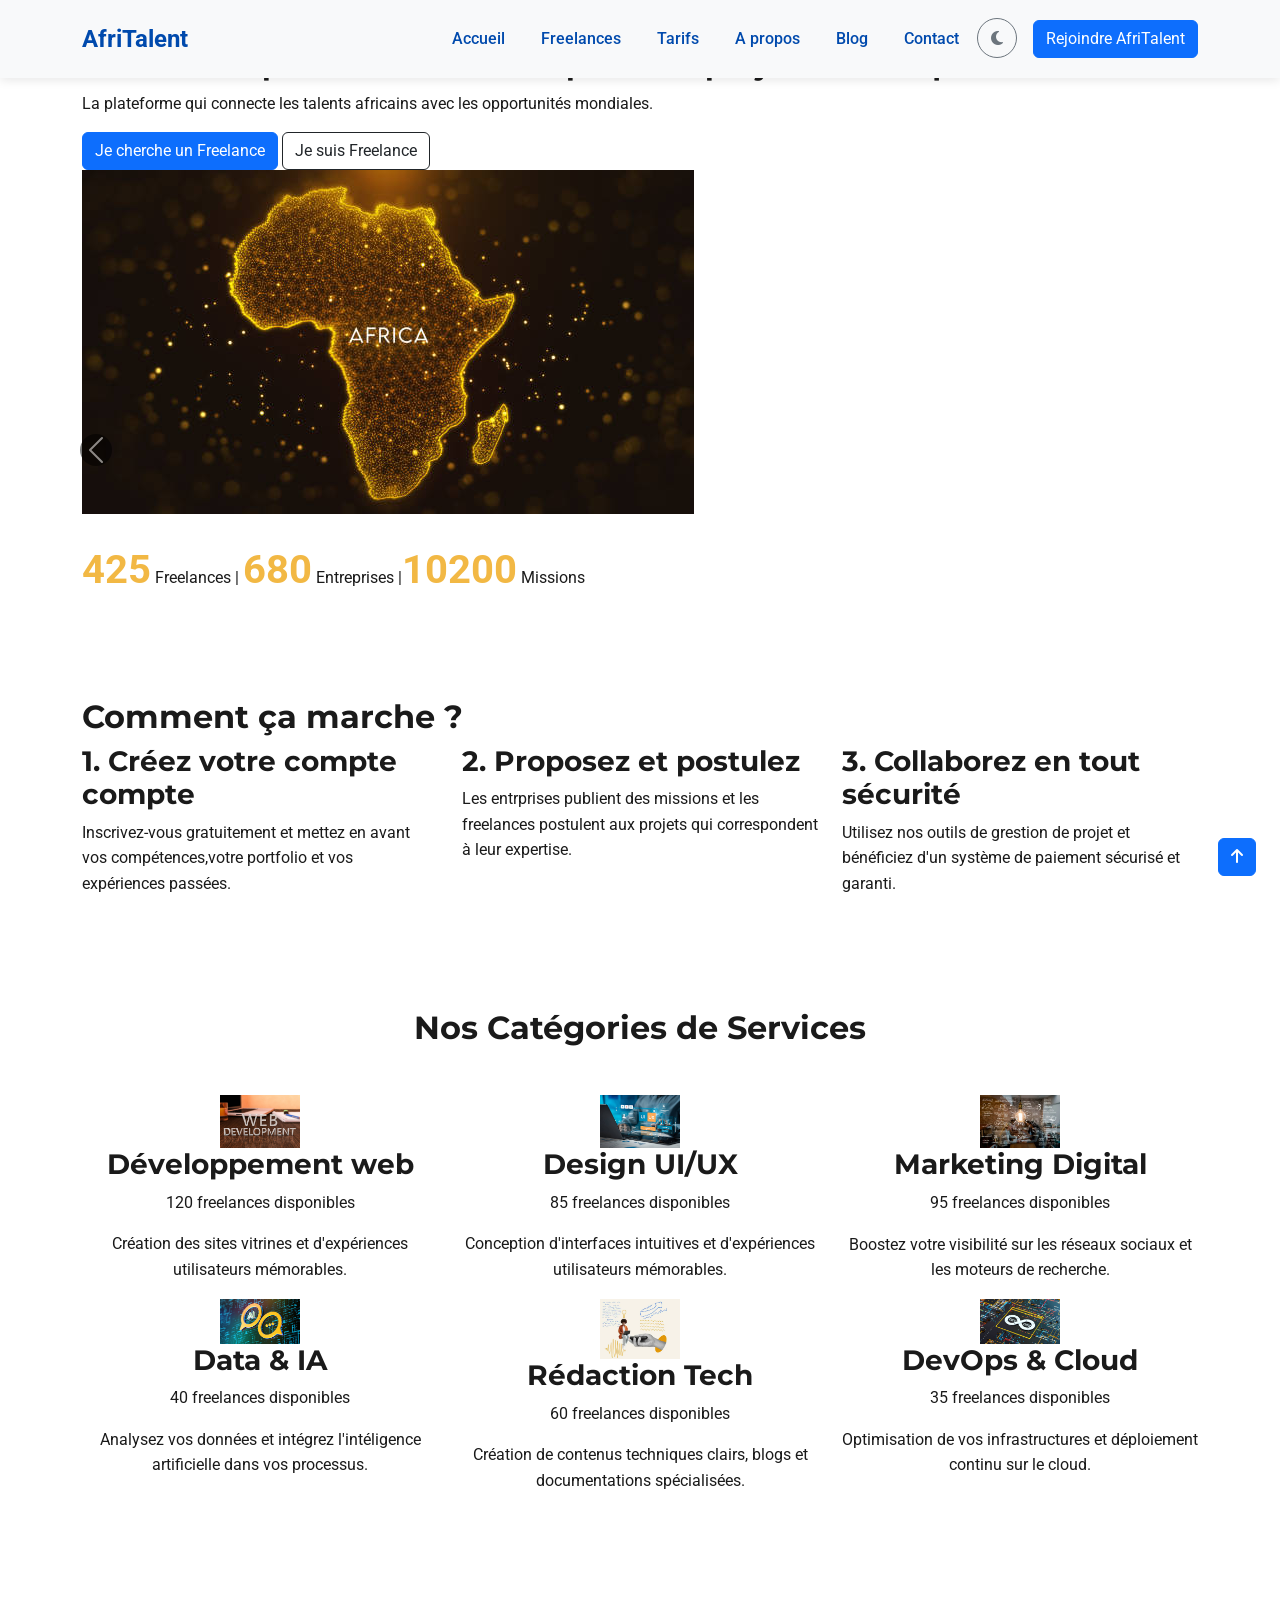
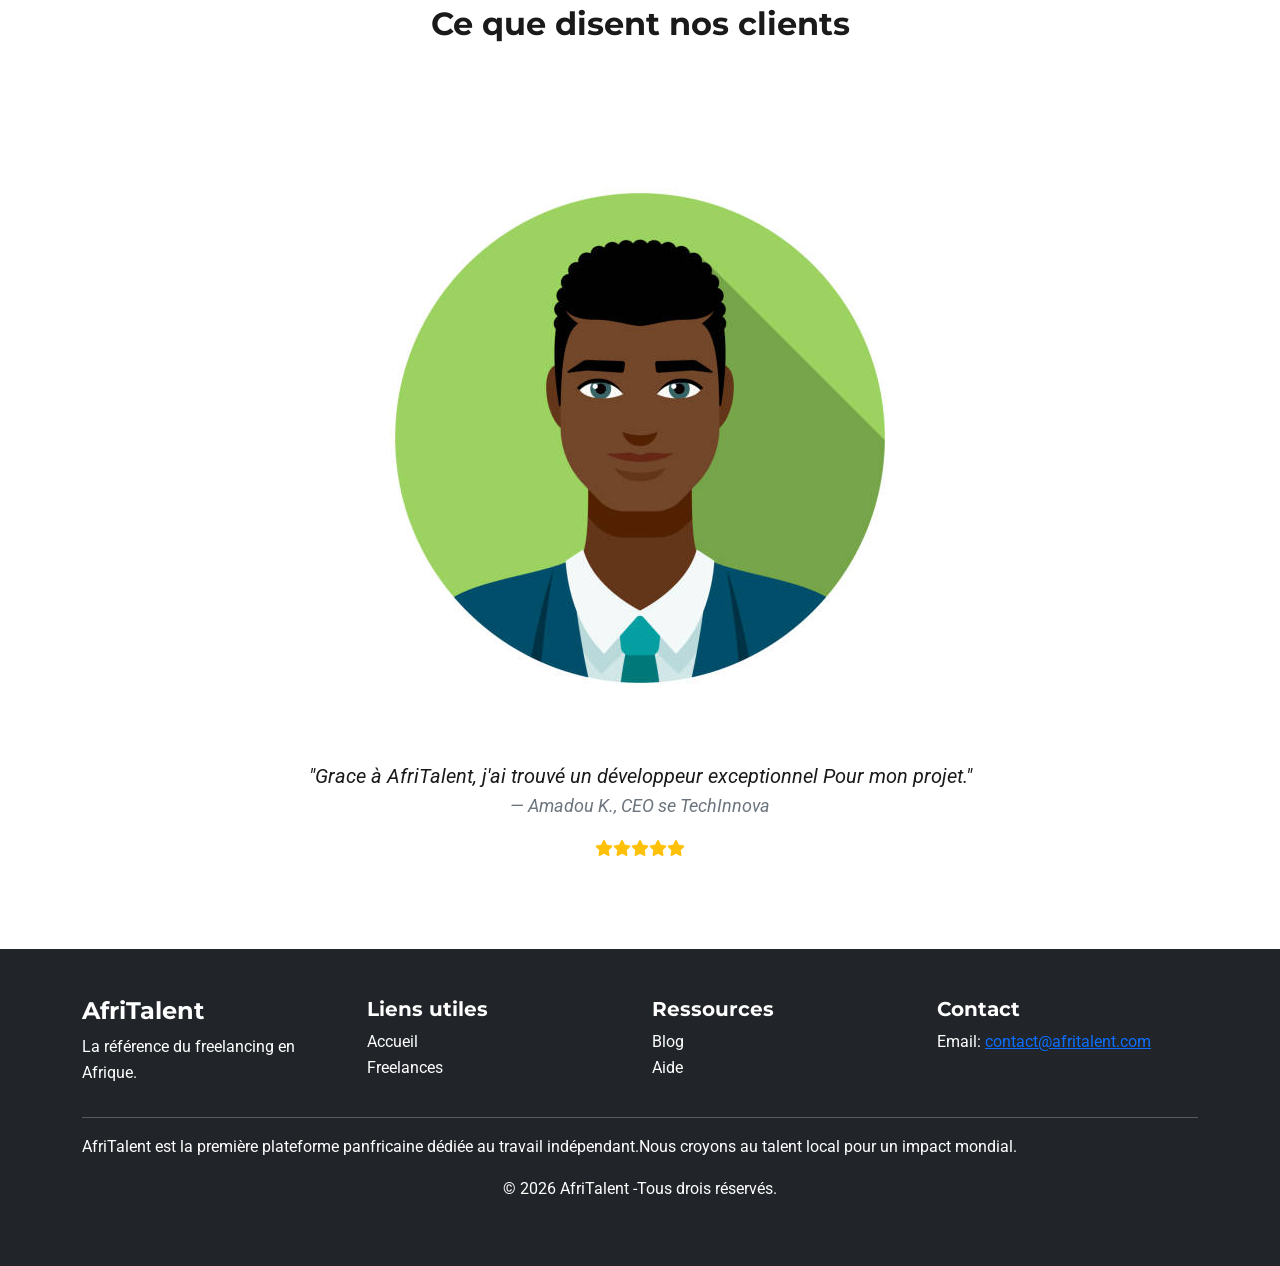
<file: index.html>
<!DOCTYPE html>
<html lang="en">
<head>
    <meta charset="UTF-8">
    <meta name="viewport" content="width=device-width, initial-scale=1.0">
    <title>AfriTalent - Accueil</title>
    <link href="https://cdn.jsdelivr.net/npm/bootstrap@5.3.0/dist/css/bootstrap.min.css" rel="stylesheet">
    <link rel="stylesheet" href="https://cdnjs.cloudflare.com/ajax/libs/font-awesome/6.5.1/css/all.min.css">
    <link href="https://fonts.googleapis.com/css2?family=Montserrat:wght@700&family=Roboto:wght@400;500&display=swap" rel="stylesheet">
    <link rel="stylesheet" href="css/style.css">
</head>
<body>
    <button id="backToTop" class="btn btn-primary position-fixed bottom-0 end-0 m-4 d-none">
    <i class="fas fa-arrow-up"></i>
</button>
    <header>
        <nav class="navbar navbar-expand-lg navbar-light bg-light fixed-top">
            <div class="container">
                <a class="navbar-brand" href="index.html">AfriTalent</a>
                <div class="collapse navbar-collapse" id="navbarNav">
                    <ul class="navbar-nav ms-auto">
                        <li class="nav-item"><a class="nav-link" href="index.html">Accueil</a></li>
                        <li class="nav-item"><a class="nav-link" href="freelance.html">Freelances</a></li>
                        <li class="nav-item"><a class="nav-link" href="tarifs.html">Tarifs</a></li>
                        <li class="nav-item"><a class="nav-link" href="about.html">A propos</a></li>
                        <li class="nav-item"><a class="nav-link" href="#">Blog</a></li> <li class="nav-item"><a class="nav-link" href="contact.html">Contact</a></li>
                        <li class="nav-item" ms-lg-3>
                            <button id="theme-toggle" class="btn btn-outline-secondary rounded-circle p-2" title=""Changer de thème>
                                <i class="fas fa-moon" id="theme-icon"></i>
                            </button>
                        </li>
                    </ul>
                    <a href="#" class="btn btn-primary ms-3">Rejoindre AfriTalent</a>
                </div>
            </div>
        </nav>
    </header>

    
        <section id="hero" class="container py-5">
             <h1>Trouvez l'expert freelance idéal pour vos projets en Afrique</h1>
             <p>La plateforme qui connecte les talents africains avec les opportunités mondiales.</p>
             <div>
                <button class="btn btn-primary">Je cherche un Freelance</button>
                <button class="btn btn-outline-dark">Je suis Freelance</button>
             </div>
             <img src=".//images/istockphoto-2157971372-612x612.jpg" alt="Bannière AfriTalent">
             <div class="mt-4">
                <span class="counter" data-target="500">0</span> Freelances | <span class="counter" data-target="800">0</span> Entreprises |<span class="counter" data-target="12000">0</span> Missions
             </div>
        </section>

        <section id="steps" class="container py-5">
            <h2>Comment ça marche ?</h2>
            <div class="row">
                <div class="col-md-4"><h3>1. Créez votre compte compte</h3><p>Inscrivez-vous gratuitement et mettez en avant vos compétences,votre portfolio et vos expériences passées.</p></div>
                <div class="col-md-4"><h3>2. Proposez et postulez</h3><p>Les entrprises publient des missions et les freelances postulent aux projets qui correspondent à leur expertise.</p></div>
                <div class="col-md-4"><h3>3. Collaborez en tout sécurité</h3><p>Utilisez nos outils de grestion de projet et bénéficiez d'un système de paiement sécurisé et garanti.</p></div>
            </div>
        </section>
        
        <section id="categories" class="container py-5" class="about-section py-5 fade-in-section">
            <h2 class="text-center mb-5">Nos Catégories de Services</h2>
            <div class="row">

                <div class="col-md-4 text-center">
                    <img src=".//images/istockphoto-466687754-612x612.jpg" alt="Développement web" width="80">
                    <h3>Développement web</h3>
                    <p>120 freelances disponibles</p>
                    <p>Création des sites vitrines et d'expériences utilisateurs mémorables.</p>
                </div>

                <div class="col-md-4 text-center">
                    <img src=".//images/istockphoto-2210884541-612x612.jpg" alt="Design UI/UX" width="80">
                    <h3>Design UI/UX</h3>
                    <p>85 freelances disponibles</p>
                    <p>Conception d'interfaces intuitives et d'expériences utilisateurs mémorables.</p>
                </div>

                <div class="col-md-4 text-center">
                    <img src=".//images/istockphoto-1385970223-612x612.webp" alt="Marketing Digital" width="80">
                    <h3>Marketing Digital</h3>
                    <p>95 freelances disponibles</p>
                    <p>Boostez votre visibilité sur les réseaux sociaux et les moteurs de recherche.</p>
                </div>

                <div class="col-md-4 text-center">
                    <img src=".//images/istockphoto-2160090415-612x612.jpg" alt="Data & IA" width="80">
                    <h3>Data & IA</h3>
                    <p>40 freelances disponibles</p>
                    <p>Analysez vos données et intégrez l'intéligence artificielle dans vos processus.</p>
                </div>

                <div class="col-md-4 text-center">
                    <img src=".//images/istockphoto-1603510815-612x612.webp" alt="Rédaction Tech" width="80">
                    <h3>Rédaction Tech</h3>
                    <p>60 freelances disponibles</p>
                    <p>Création de contenus techniques clairs, blogs et documentations spécialisées.</p>
                </div>

                <div class="col-md-4 text-center">
                    <img src=".//images/istockphoto-1354729632-612x612.jpg" alt="DevOps & Cloud" width="80">
                    <h3>DevOps & Cloud</h3>
                    <p>35 freelances disponibles</p>
                    <p>Optimisation de vos infrastructures et déploiement continu sur le cloud.</p>
                </div>
            </div>
        </section>

          <section id="testimonials" class="container py-5">
            <h2 class="text-center mb-5">Ce que disent nos clients</h2>

            <div id="carouselExample" class="carousel slide" data-bs-ride="carousel">
                <div class="carousel-inner text-center">

                    <div class="carousel-item active">
                       <img src=".//images/istockphoto-1331350914-612x612.jpg" class="rounded-circle mb-3" alt="Client 1" width="=100">
                       <blockquote class="blockquote">
                          <p>"Grace à AfriTalent, j'ai trouvé un développeur exceptionnel Pour mon projet."</p>
                          <footer class="blockquote-footer">Amadou K., <cite title="source Title">CEO se TechInnova</cite></footer>
                       </blockquote>
                       <div class="text-warning"><i class="fa-solid fa-star"></i><i class="fa-solid fa-star"></i><i class="fa-solid fa-star"></i><i class="fa-solid fa-star"></i><i class="fa-solid fa-star"></i></div>
                    </div>

                    <div class="carousel-item">
                        <img src=".//images/istockphoto-1131282217-612x612.jpg" class="rounded-circle" alt="Client 2" width="100">
                        <blockquote class="blockquote">
                            <p>"Une plateforme intuitives qui met vraiment en avant le talent local."</p>
                            <footer class="blockquote-footer">Yasmine M., <cite title="source Title">Designer Freelance</cite></footer>
                        </blockquote>
                         <div class="text-warning"><i class="fa-solid fa-star"></i><i class="fa-solid fa-star"></i><i class="fa-solid fa-star"></i><i class="fa-solid fa-star"></i><i class="fa-solid fa-star"></i></div>
                    </div>

                     <div class="carousel-item">
                        <img src=".//images/istockphoto-1218472954-612x612.jpg"class="rounded-circle" alt="Client 3" width="100">
                        <blockquote class="blockquote">
                            <p>"Le systeme de paiement sécurisé est un vrai soulagement pour nous."</p>
                            <footer class="blockquote-footer">Marc D., <cite title="source Title">Chef de projet</cite></footer>
                        </blockquote>
                         <div class="text-warning"><i class="fa-solid fa-star"></i><i class="fa-solid fa-star"></i><i class="fa-solid fa-star"></i><i class="fa-solid fa-star"></i><i class="fa-solid fa-star"></i></div>
                    </div>
                </div>
            </div>

            <button class="carousel-control-prev" type="button" data-bs-target="#carouselExample" data-bs-slide="prev">
                <span class="carousel-control-prev-icon" aria-hidden="true" style="background-color: black;"></span>
                <span class="visually-hidden">Précédent</span>
            </button>
             <button class="carousel-control-next" type="button" data-bs-target="#carouselExample" data-bs-slide="next">
                <span class="carousel-control-nest-icon" aria-hidden="true" style="background-color: black;"></span>
                <span class="visually-hidden">Suivant</span>
            </button>
        </section>
     </main>


     <footer class="bg-dark text-white py-5">
         <div class="container">
            <div class="row">
                <div class="col-md-3">
                    <h4>AfriTalent</h4>
                    <p>La référence du freelancing en Afrique.</p>
                </div>
                <div class="col-md-3">
                    <h5>Liens utiles</h5>
                    <ul class="list-unstyled">
                        <li>Accueil</li>
                        <li>Freelances</li>
                    </ul>
                </div>
                <div class="col-md-3">
                    <h5>Ressources</h5>
                    <ul class="list-unstyled">
                        <li>Blog</li>
                        <li>Aide</li>
                    </ul>
                </div>
                <div class="col-md-3">
                    <h5>Contact</h5>
                    <p>Email: <a href="mailto:contact@afritalent.com">contact@afritalent.com</a></p>
                </div>
            </div>
            <hr>
            <p>AfriTalent est la première plateforme panfricaine dédiée au travail indépendant.Nous croyons au talent local pour un impact mondial.</p>
            <p class="text-center">&copy; 2026 AfriTalent -Tous drois réservés.</p>
         </div>
     </footer>

     
     
    <script src="https://cdn.jsdelivr.net/npm/bootstrap@5.3.0/dist/js/bootstrap.bundle.min.js"></script>


    <script src="js/main.js"></script>
    <button id="backToTop" class="btn btn-outline-primary position-fixed bottom-0 end-0 m-4 d-none" style="z-index: 1000; border-radius: 50%; width: 50px; height: 50px;">
        <i class="fas fa-arrow-up"></i>
    </button>

</body>
</html>
</file>
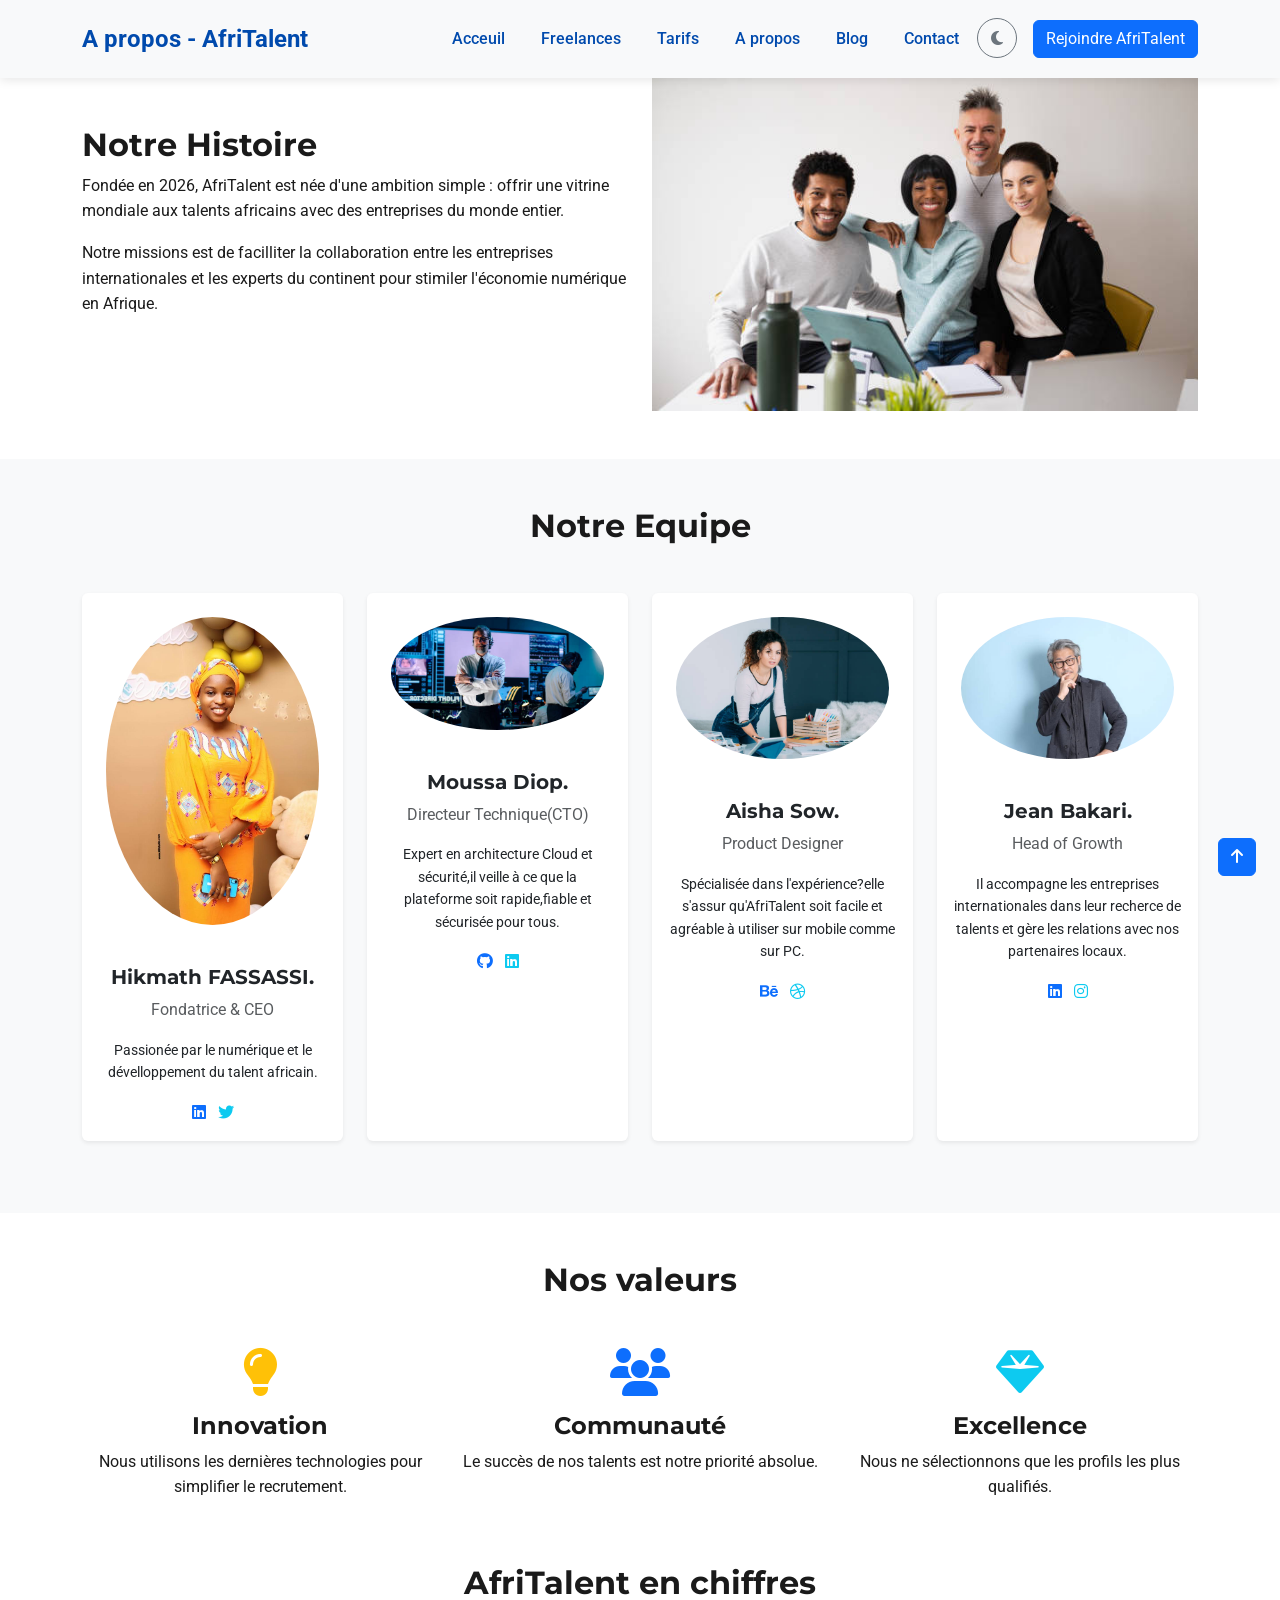
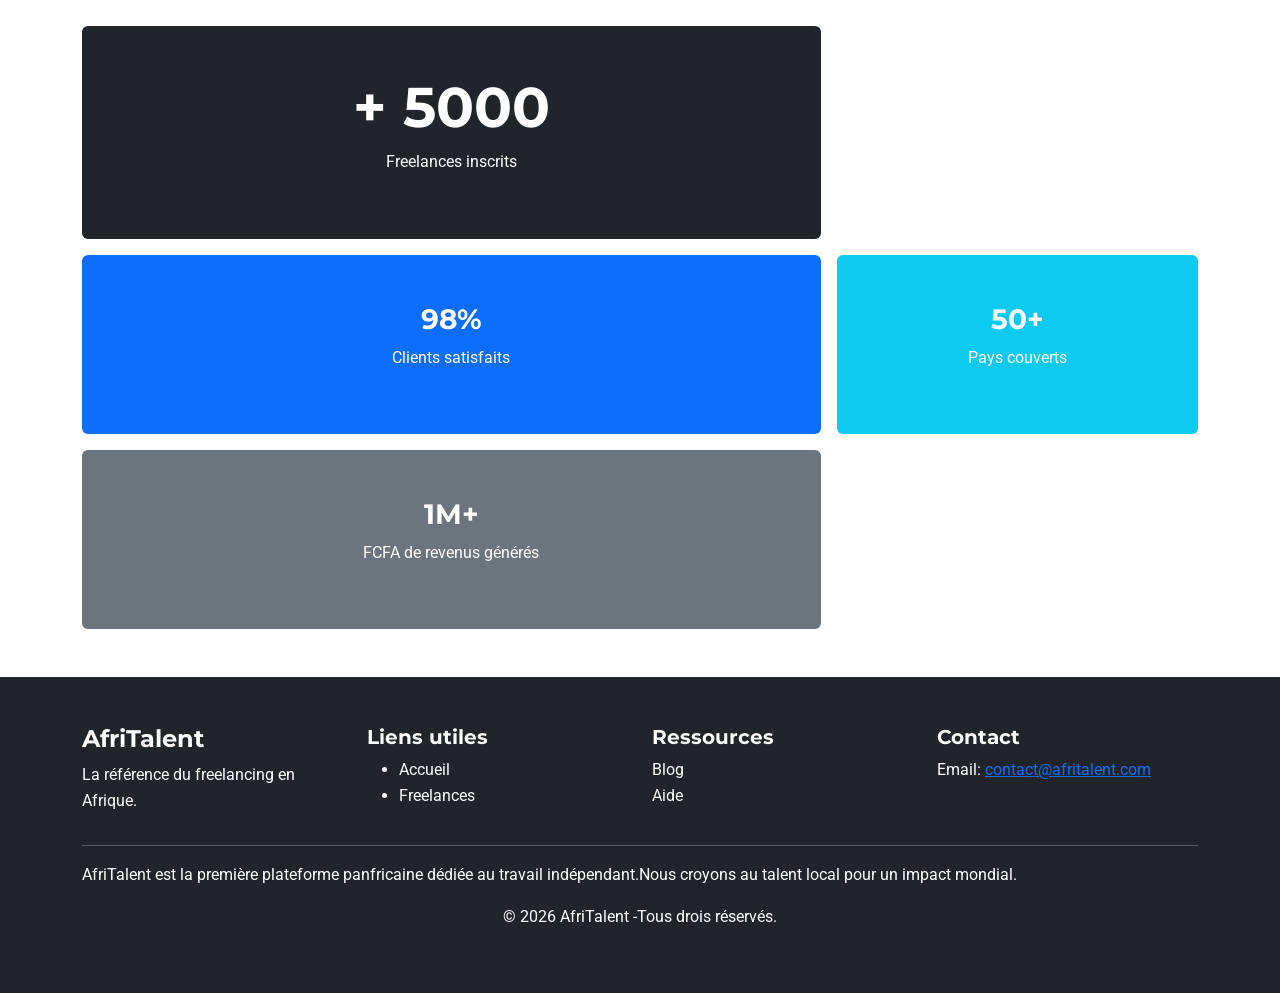
<file: about.html>
<!DOCTYPE html>
<html lang="en">
<head>
    <meta charset="UTF-8">
    <meta name="viewport" content="width=device-width, initial-scale=1.0">
    <title>A propos - AfriTalent</title>
    <link href="https://cdn.jsdelivr.net/npm/bootstrap@5.3.0/dist/css/bootstrap.min.css" rel="stylesheet">
    <link rel="stylesheet" href="https://cdnjs.cloudflare.com/ajax/libs/font-awesome/6.5.1/css/all.min.css">
    <link href="https://fonts.googleapis.com/css2?family=Montserrat:wght@700&family=Roboto:wght@400;500&display=swap" rel="stylesheet">
    <link rel="stylesheet" href="css/style.css">
</head>
<body>
     <button id="backToTop" class="btn btn-primary position-fixed bottom-0 end-0 m-4 d-none">
        <i class="fas fa-arrow-up"></i>
     </button>
     <header>
        <nav class="navbar navbar-expand-lg navbar-light bg-light fixed-top">
            <div class="container">
                <a class="navbar-brand" href="about.html">A propos - AfriTalent</a>
                <div class="collapse navbar-collapse" id="navbarNav">
                    <ul class="navbar-nav ms-auto">
                        <li class="nav-item"><a class="nav-link" href="index.html">Acceuil</a></li>
                        <li class="nav-item"><a class="nav-link" href="freelance.html">Freelances</a></li>
                        <li class="nav-item"><a class="nav-link" href="tarifs.html">Tarifs</a></li>
                        <li class="nav-item"><a class="nav-link" href="about.html">A propos</a></li>
                        <li class="nav-item"><a class="nav-link" href="#">Blog</a></li> <li class="nav-item"><a class="nav-link" href="contact.html">Contact</a></li>
                        <li class="nav-item" ms-lg-3>
                            <button id="theme-toggle" class="btn btn-outline-secondary rounded-circle p-2" title=""Changer de thème>
                                <i class="fas fa-moon" id="theme-icon"></i>
                            </button>
                        </li>
                    </ul>
                    <a href="#" class="btn btn-primary ms-3">Rejoindre AfriTalent</a>
                </div>
            </div>
        </nav>
     </header>


     <main>
        <section class="container py-5">
            <div class="row align-items-center">
                <div class="col-md-6">
                    <h2>Notre Histoire</h2>
                    <p> Fondée en 2026, AfriTalent est née d'une ambition simple : offrir une vitrine mondiale aux talents africains avec des entreprises du monde entier.</p>
                    <p>Notre missions est de facilliter la collaboration entre les entreprises internationales et les experts du continent pour stimiler l'économie numérique en Afrique.</p>
                </div>
                <div class="col-md-6">
                    <img src=".//images/istockphoto-1449544090-612x612.jpg" class="img-fuide rounded-shadow" alt="EquipeAfriTalent">
                </div>
            </div>
        </section>

        <section class="bg-light py-5" class="about-section py-5 fade-in-section">
            <div class="container">
                <h2 class="text-center mb-5">Notre Equipe</h2>
                <div class="row">
                    <div class="col-md-3 mb-4">
                        <div class="card text-center h-100 border-0 shadow-sm">
                            <img src=".//images/personal12.jpeg" class="card-img-top rounded-circle p-4" alt="CEO">
                            <div class="card-body">
                                <h5 class="card-title">Hikmath FASSASSI.</h5>
                                <p class="text-muted">Fondatrice & CEO</p>
                                <p class="card-text small">Passionée par le numérique et le dévelloppement du talent africain.</p>
                                <div class="social-links">
                                    <a href="#"><i class="fab fa-linkedin text-primary mx-1"></i></a>
                                    <a href="#"><i class="fab fa-twitter text-info mx-1"></i></a>
                                </div>
                            </div>
                        </div>
                    </div>

                    <div class="col-md-3 mb-4">
                        <div class="card text-center h-100 border-0 shadow-sm">
                            <img src=".//images/CTO.jpg" class="card-img-top rounded-circle p-4" alt="Directeur">
                            <div class="card-body">
                                <h5 class="card-title">Moussa Diop.</h5>
                                <p class="text-muted">Directeur Technique(CTO)</p>
                                <p class="card-text small">Expert en architecture Cloud et sécurité,il veille à ce que la plateforme soit rapide,fiable et sécurisée pour tous.</p>
                                <div class="social-links">
                                    <a href="#"><i class="fab fa-github text-primary mx-1"></i></a>
                                    <a href="#"><i class="fab fa-linkedin text-info mx-1"></i></a>
                                </div>
                            </div>
                        </div>
                    </div>

                    <div class="col-md-3 mb-4">
                        <div class="card text-center h-100 border-0 shadow-sm">
                            <img src=".//images/istel.jpg" class="card-img-top rounded-circle p-4" alt="Product">
                            <div class="card-body">
                                <h5 class="card-title">Aisha Sow.</h5>
                                <p class="text-muted">Product Designer</p>
                                <p class="card-text small">Spécialisée dans l'expérience?elle s'assur qu'AfriTalent soit facile et agréable à utiliser sur mobile comme sur PC.</p>
                                <div class="social-links">
                                    <a href="#"><i class="fab fa-behance text-primary mx-1"></i></a>
                                    <a href="#"><i class="fab fa-dribbble text-info mx-1"></i></a>
                                </div>
                            </div>
                        </div>
                    </div>

                    <div class="col-md-3 mb-4">
                        <div class="card text-center h-100 border-0 shadow-sm">
                            <img src=".//images/grand.jpg" class="card-img-top rounded-circle p-4" alt="Head">
                            <div class="card-body">
                                <h5 class="card-title">Jean Bakari.</h5>
                                <p class="text-muted">Head of Growth</p>
                                <p class="card-text small">Il accompagne les entreprises internationales dans leur recherce de talents et gère les relations avec nos partenaires locaux.</p>
                                <div class="social-links">
                                    <a href="#"><i class="fab fa-linkedin text-primary mx-1"></i></a>
                                    <a href="#"><i class="fab fa-instagram text-info mx-1"></i></a>
                                </div>
                            </div>
                        </div>
                    </div>
                </div>
            </div>
        </section>

        <section class="container py-5">
            <h2 class="text-center mb-5">Nos valeurs</h2>
            <div class="row text-center">
                <div class="col-md-4">
                    <i class="fas fa-lightbulb fa-3x text-warning mb-3"></i>
                    <h4>Innovation</h4>
                    <p>Nous utilisons les dernières technologies pour simplifier le recrutement.</p>
                </div>
                <div class="col-md-4">
                    <i class="fas fa-users fa-3x text-primary mb-3"></i>
                    <h4>Communauté</h4>
                    <p>Le succès de nos talents est  notre priorité absolue.</p>
                </div>
                <div class="col-md-4">
                    <i class="fas fa-gem fa-3x text-info mb-3"></i>
                    <h4>Excellence</h4>
                    <p>Nous ne sélectionnons que les profils les plus qualifiés.</p>
                </div>
            </div>
        </section>

        <section class="container mb-5">
            <h2 class="text-center mb-4">AfriTalent en chiffres</h2>
            <div class="row g-3">
                <div class="col-md-8">
                    <div class="bg-dark text-white p-5 rounded d-flex flex-column justify-content-center align-items-center">
                        <h3 class="display-4 fw-bold">+ 5000</h3>
                        <p>Freelances inscrits</p>
                    </div>
                </div>
                <div class="col-md-8">
                    <div class="bg-primary text-white p-5 rounded text-center">
                        <h3>98%</h3>
                        <p>Clients satisfaits</p>
                    </div>
                </div>
                <div class="col-md-4">
                    <div class="bg-info text-white p-5 rounded text-center">
                        <h3>50+</h3>
                        <p>Pays couverts</p>
                    </div>
                </div>
                <div class="col-md-8">
                    <div class="bg-secondary text-white p-5 rounded text-center">
                        <h3>1M+</h3>
                        <p>FCFA de revenus générés</p>
                    </div>
                </div>
            </div>
        </section>
     </main>


        <footer class="bg-dark text-white py-5">
         <div class="container">
            <div class="row">
                <div class="col-md-3">
                    <h4>AfriTalent</h4>
                    <p>La référence du freelancing en Afrique.</p>
                </div>
                <div class="col-md-3">
                    <h5>Liens utiles</h5>
                    <ul claas="list-unstyled">
                        <li>Accueil</li>
                        <li>Freelances</li>
                    </ul>
                </div>
                <div class="col-md-3">
                    <h5>Ressources</h5>
                    <ul class="list-unstyled">
                        <li>Blog</li>
                        <li>Aide</li>
                    </ul>
                </div>
                <div class="col-md-3">
                    <h5>Contact</h5>
                    <p>Email: <a href="mailto:contact@afritalent.com">contact@afritalent.com</a></p>
                </div>
            </div>
            <hr>
            <p>AfriTalent est la première plateforme panfricaine dédiée au travail indépendant.Nous croyons au talent local pour un impact mondial.</p>
            <p class="text-center">&copy; 2026 AfriTalent -Tous drois réservés.</p>
         </div>
     </footer>

     
     
    <script src="https://cdn.jsdelivr.net/npm/bootstrap@5.3.0/dist/js/bootstrap.bundle.min.js"></script>

    
    <script src="js/main.js"></script>
     <button id="backToTop" class="btn btn-outline-primary position-fixed bottom-0 end-0 m-4 d-none" style="z-index: 1000; border-radius: 50%; width: 50px; height: 50px;">
        <i class="fas fa-arrow-up"></i>
    </button>


</body>
</html>
</file>
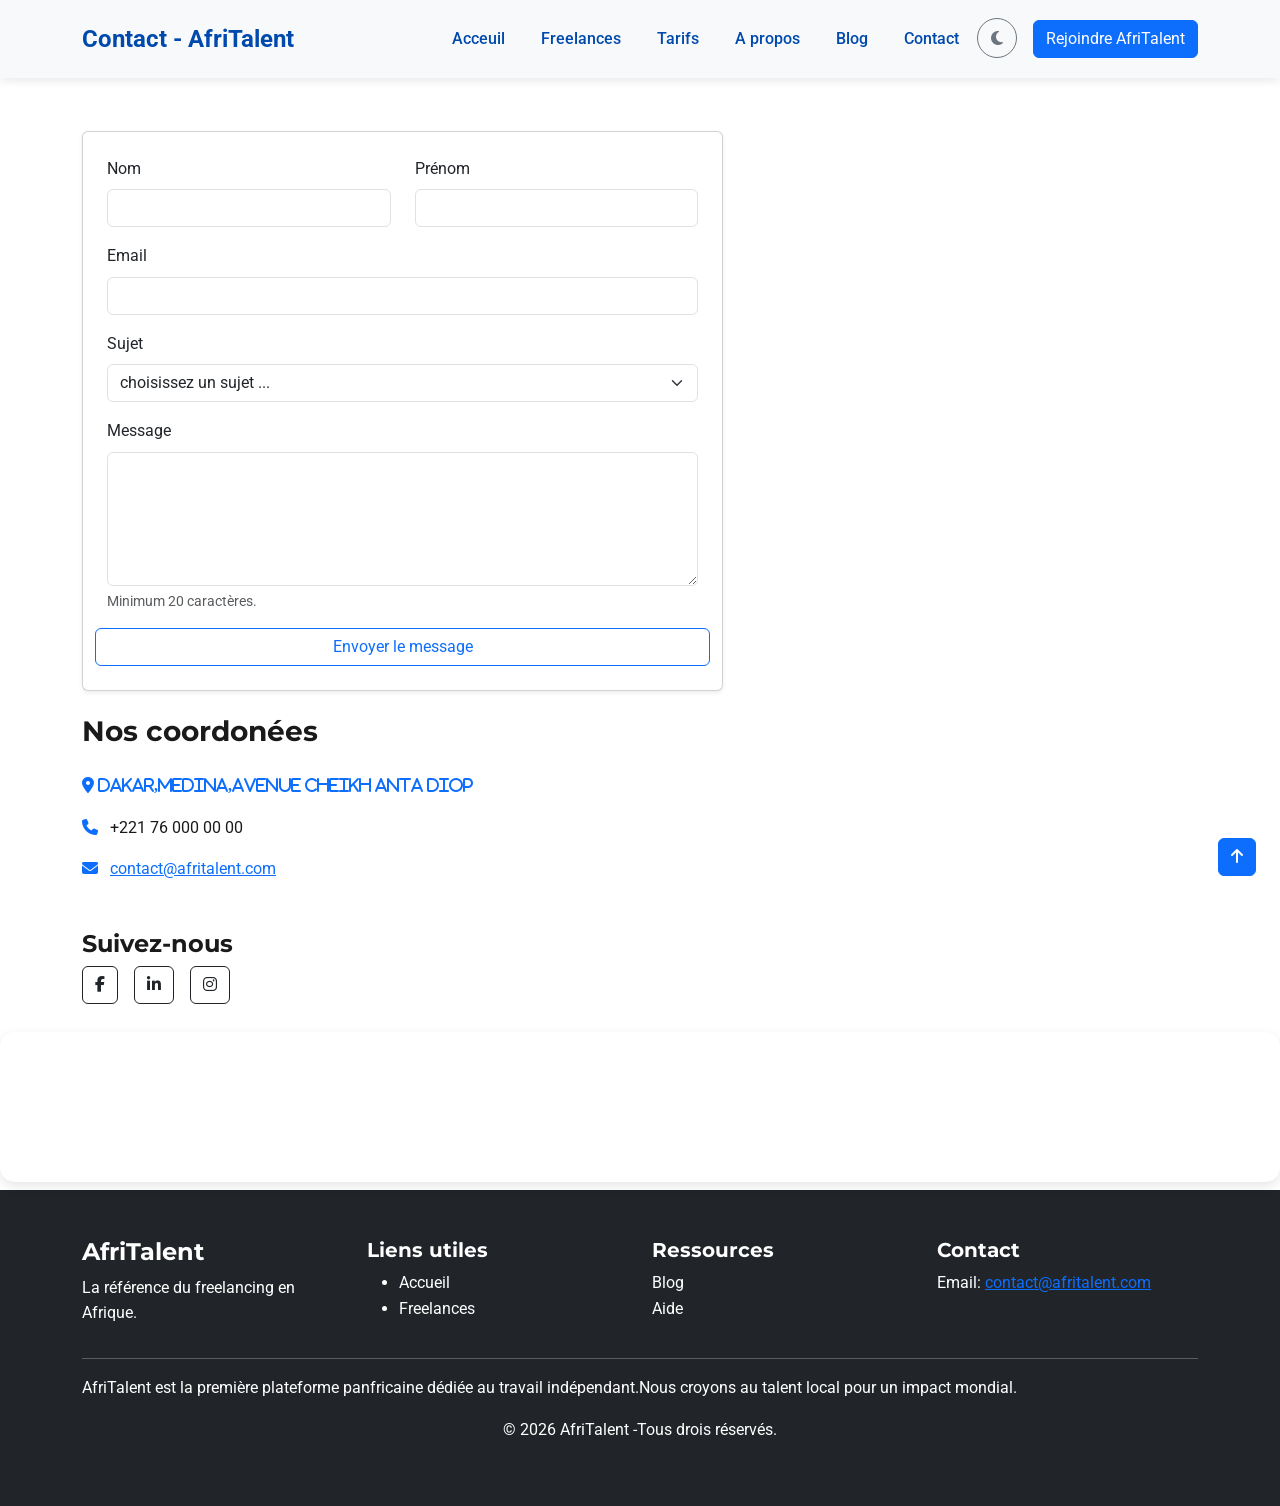
<file: contact.html>
<!DOCTYPE html>
<html lang="en">
<head>
    <meta charset="UTF-8">
    <meta name="viewport" content="width=device-width, initial-scale=1.0">
    <title>Contact - AfriTalent</title>
    <link href="https://cdn.jsdelivr.net/npm/bootstrap@5.3.0/dist/css/bootstrap.min.css" rel="stylesheet">
    <link rel="stylesheet" href="https://cdnjs.cloudflare.com/ajax/libs/font-awesome/6.5.1/css/all.min.css">
    <link href="https://fonts.googleapis.com/css2?family=Montserrat:wght@700&family=Roboto:wght@400;500&display=swap" rel="stylesheet">
    <link rel="stylesheet" href="css/style.css">
</head>
<body>
    <button id="backToTop" class="btn btn-primary position-fixed bottom-0 end-0 m-4 d-none">
        <i class="fas fa-arrow-up"></i>
    </button>

     <header>
        <nav class="navbar navbar-expand-lg navbar-light bg-light fixed-top">
            <div class="container">
                <a class="navbar-brand" href="contact.html">Contact - AfriTalent</a>
                <div class="collapse navbar-collapse" id="navbarNav">
                    <ul class="navbar-nav ms-auto">
                        <li class="nav-item"><a class="nav-link" href="index.html">Acceuil</a></li>
                        <li class="nav-item"><a class="nav-link" href="freelance.html">Freelances</a></li>
                        <li class="nav-item"><a class="nav-link" href="tarifs.html">Tarifs</a></li>
                        <li class="nav-item"><a class="nav-link" href="about.html">A propos</a></li>
                        <li class="nav-item"><a class="nav-link" href="#">Blog</a></li> <li class="nav-item"><a class="nav-link" href="contact.html">Contact</a></li>
                        <li class="nav-item" ms-lg-3>
                            <button id="theme-toggle" class="btn btn-outline-secondary rounded-circle p-2" title=""Changer de thème>
                                <i class="fas fa-moon" id="theme-icon"></i>
                            </button>
                        </li>
                    </ul>
                    <a href="#" class="btn btn-primary ms-3">Rejoindre AfriTalent</a>
                </div>
            </div>
        </nav>
     </header>


     <main>
        <section class="container py-5">
            <h1 class="text-center mb-5">Contactez-nous</h1>
            <div class="row">

                <div class="col-md-7 mb-4">
                    <div class="card shadow-sm p-4">
                        <form id="contactForm">
                            <div class="row">
                                <div class="col-md-6 mb-3">
                                    <label class="form-label">Nom</label>
                                    <input type="text" class="form-control" id="nom" required>
                                </div>
                                <div class="col-md-6 mb-3">
                                    <label class="form-label">Prénom</label>
                                    <input type="text" class="form-control" id="prénom" required>
                                </div>
                                <div class="mb-3">
                                    <label class="form-label">Email</label>
                                    <input type="email" class="form-control" id="email" required>
                                </div>
                                <div class="mb-3">
                                    <label class="form-label">Sujet</label>
                                    <select class="form-select" id="sujet" required>
                                        <option value="">choisissez un sujet ...</option>
                                        <option value="recrutement">Recrutement</option>
                                        <option value="support">Support technique</option>
                                        <option value="partenariat">Partenariat</option>
                                    </select>
                                </div>
                                <div class="mb-3">
                                    <label class="form-label">Message</label>
                                    <textarea class="form-control" id="message" rows="5" required></textarea>
                                    <div class="form-text">Minimum 20 caractères.</div>
                                </div>
                                <button type="submit" class="btn btn-outline-primary w-100">Envoyer le message</button>
                            </div>
                        </form>
                        <div id="successMessage" class="alert alert-sucess mt-3 d-none">
                            Votre messag a été envoyé avec succès!
                        </div>
                    </div>
                </div>

                <div>
                    <div>
                        <h3>Nos coordonées</h3>
                        <p class="mt-4"><i class="fas fa-map-marker-alt text-primary me-2"> Dakar,Medina,Avenue Cheikh Anta Diop</i></p>
                        <p><i class="fas fa-phone text-primary me-2"></i> +221 76 000 00 00</p>
                        <p><i class="fas fa-envelope text-primary me-2"></i> <a href="mailto:contact@afritalent.com">contact@afritalent.com</a></p>

                        <h4 class="mt-5">Suivez-nous</h4>
                        <div class="d-flex gap-3">
                            <a href="#" class="btn btn-outline-dark"><i class="fab fa-facebook-f"></i></a>
                            <a href="#" class="btn btn-outline-dark"><i class="fab fa-linkedin-in"></i></a>
                            <a href="#" class="btn btn-outline-dark"><i class="fab fa-instagram"></i></a>
                        </div>
                    </div>
                </div>
            </div>
        </section>

        <section class="container-fluid p-0">
                <iframe
                    src="https://www.google.com/maps/embed?pb=!1m18!1m12!1m3!1d61756.170428736106!2d-17.48025384094867!3d14.669520070999765!2m3!1f0!2f0!3f0!3m2!1i1024!2i768!4f13.1!3m3!1m2!1s0xec1724ebcf41b5d%3A0x2d84ad82d5bef1a6!2sDakar-Plateau%2C%20Dakar!5e0!3m2!1sen!2ssn!4v1775853733636!5m2!1sen!2ssn" 
                    width="600" height="450" style="border:0; border-radius: 15px;" allowfullscreen="" loading="lazy" referrerpolicy="no-referrer-when-downgrade">
                </iframe>
        </section>
     </main>



        <footer class="bg-dark text-white py-5">
         <div class="container">
            <div class="row">
                <div class="col-md-3">
                    <h4>AfriTalent</h4>
                    <p>La référence du freelancing en Afrique.</p>
                </div>
                <div class="col-md-3">
                    <h5>Liens utiles</h5>
                    <ul claas="list-unstyled">
                        <li>Accueil</li>
                        <li>Freelances</li>
                    </ul>
                </div>
                <div class="col-md-3">
                    <h5>Ressources</h5>
                    <ul class="list-unstyled">
                        <li>Blog</li>
                        <li>Aide</li>
                    </ul>
                </div>
                <div class="col-md-3">
                    <h5>Contact</h5>
                    <p>Email: <a href="mailto:contact@afritalent.com">contact@afritalent.com</a></p>
                </div>
            </div>
            <hr>
            <p>AfriTalent est la première plateforme panfricaine dédiée au travail indépendant.Nous croyons au talent local pour un impact mondial.</p>
            <p class="text-center">&copy; 2026 AfriTalent -Tous drois réservés.</p>
         </div>
     </footer>

     

     
     
    <script src="https://cdn.jsdelivr.net/npm/bootstrap@5.3.0/dist/js/bootstrap.bundle.min.js"></script>

    
    <script src="js/main.js"></script>
     <button id="backToTop" class="btn btn-outline-primary position-fixed bottom-0 end-0 m-4 d-none" style="z-index: 1000; border-radius: 50%; width: 50px; height: 50px;">
        <i class="fas fa-arrow-up"></i>
    </button>


</body>
</html>
</file>
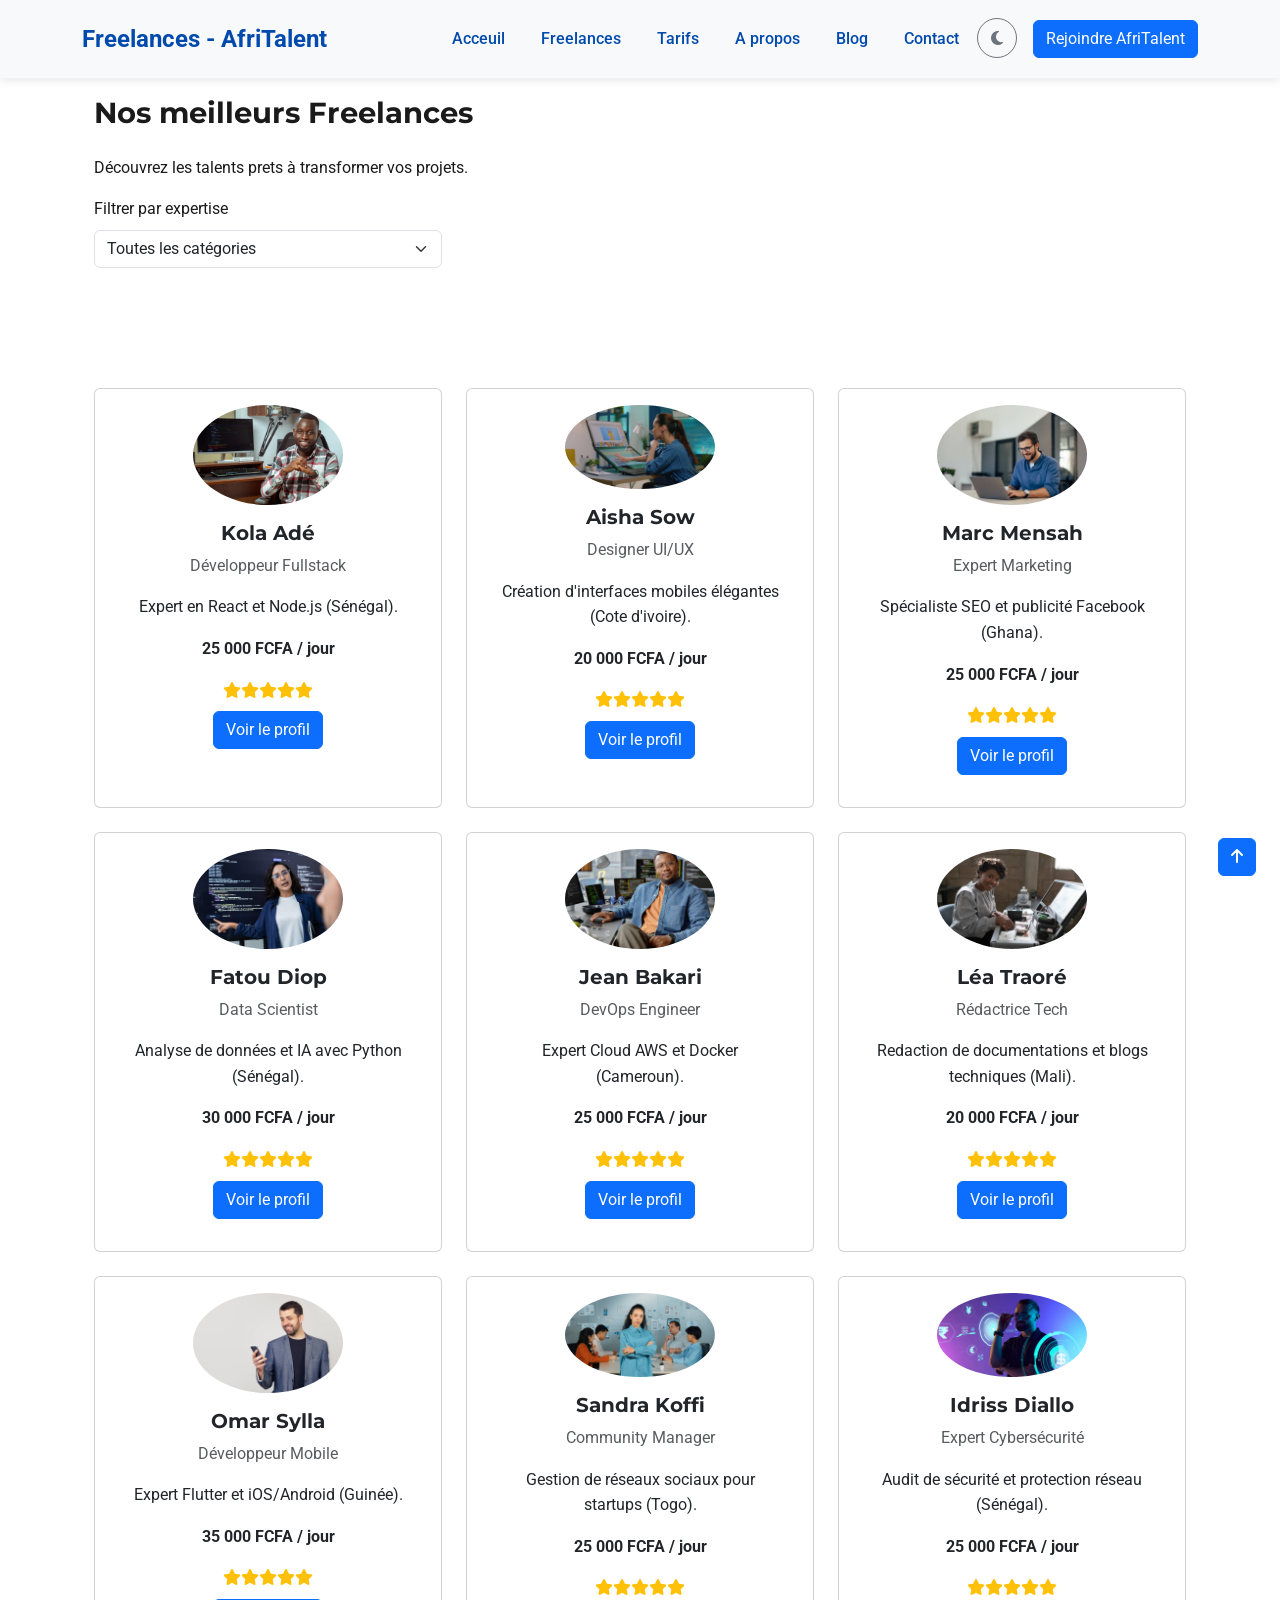
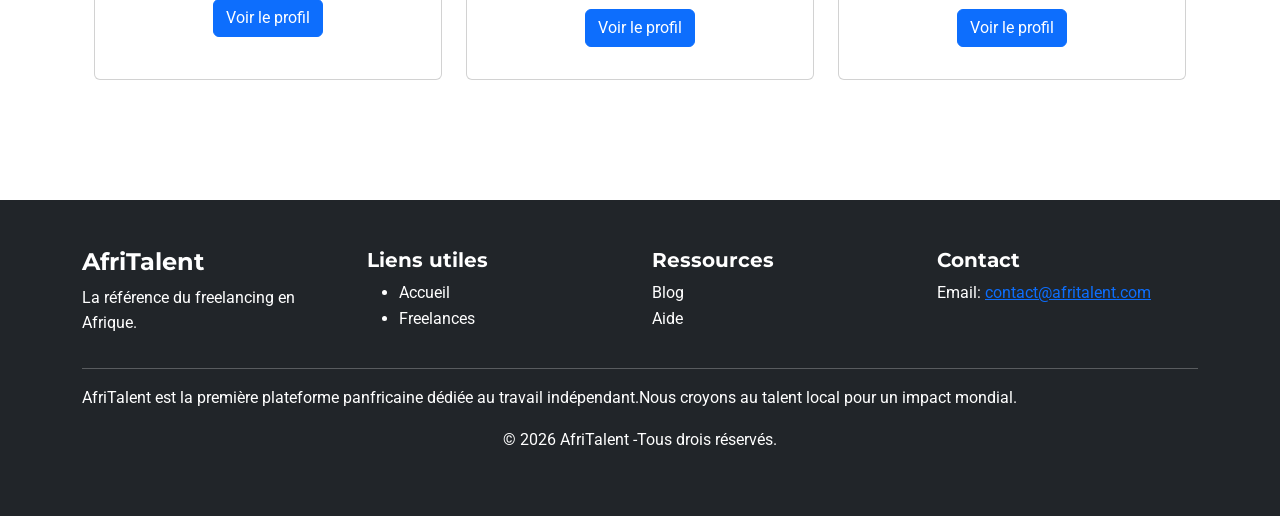
<file: freelance.html>
<!DOCTYPE html>
<html lang="en">
<head>
    <meta charset="UTF-8">
    <meta name="viewport" content="width=device-width, initial-scale=1.0">
    <title>Freelances - AfriTalent</title>
    <link href="https://cdn.jsdelivr.net/npm/bootstrap@5.3.0/dist/css/bootstrap.min.css" rel="stylesheet">
    <link rel="stylesheet" href="https://cdnjs.cloudflare.com/ajax/libs/font-awesome/6.5.1/css/all.min.css">
    <link href="https://fonts.googleapis.com/css2?family=Montserrat:wght@700&family=Roboto:wght@400;500&display=swap" rel="stylesheet">
    <link rel="stylesheet" href="css/style.css">
</head>
<body>
    <button id="backToTop" class="btn btn-primary position-fixed bottom-0 end-0 m-4 d-none">
         <i class="fas fa-arrow-up"></i>
    </button>
    <header>
        <nav class="navbar navbar-expand-lg navbar-light bg-light fixed-top">
            <div class="container">
                <a class="navbar-brand" href="freelance.html">Freelances - AfriTalent</a>
                <div class="collapse navbar-collapse" id="navbarNav">
                    <ul class="navbar-nav ms-auto">
                        <li class="nav-item"><a class="nav-link" href="index.html">Acceuil</a></li>
                        <li class="nav-item"><a class="nav-link" href="freelance.html">Freelances</a></li>
                        <li class="nav-item"><a class="nav-link" href="tarifs.html">Tarifs</a></li>
                        <li class="nav-item"><a class="nav-link" href="about.html">A propos</a></li>
                        <li class="nav-item"><a class="nav-link" href="#">Blog</a></li> <li class="nav-item"><a class="nav-link" href="contact.html">Contact</a></li>
                        <li class="nav-item" ms-lg-3>
                            <button id="theme-toggle" class="btn btn-outline-secondary rounded-circle p-2" title=""Changer de thème>
                                <i class="fas fa-moon" id="theme-icon"></i>
                            </button>
                        </li>
                    </ul>
                    <a href="#" class="btn btn-primary ms-3">Rejoindre AfriTalent</a>
                </div>
            </div>
        </nav>
    </header>

    <main class="container py-5">
        <section class="container py-5">
            <h1 class="mb-4">Nos meilleurs Freelances</h1>
            <p>Découvrez les talents prets à transformer vos projets.</p>

            <div class="row mb-5">
               <div class="col-md-4">
                   <label for="filter" class="form-label">Filtrer par expertise</label>
                   <select class="form-select" id="filter">
                        <option selected>Toutes les catégories</option>
                        <option value="1">Développement web</option>
                        <option value="2">Design UI/UX</option>
                        <option value="3">Marketing Digital</option>
                    </select>
                </div>
            </div>

            <div class="row">
               <div class="col-12 col-md-6 col-lg-4 mb-4"></div>
            </div>
        </section>
    
        <section class="container mb-5">
            <div class="row">
                <div class="col-12 col-md-6 col-lg-4 mb-4">
                   <div class="card h-100 text-center p-3">
                        <img src=".//images/pexels-naboth-otieno-83498565-19805885.jpg" class="card-img-top rounded-circle mx-auto" style="width: 150px;" alt="Kola">
                        <div class="card-body">
                            <h5>Kola Adé</h5>
                            <p class="text-muted">Développeur Fullstack</p>
                            <p>Expert en React et Node.js (Sénégal).</p>
                            <p class="fw-bold">25 000 FCFA / jour</p>
                            <div class="text-warning mb-2">
                              <i class="fa-solid fa-star"></i><i class="fa-solid fa-star"></i><i class="fa-solid fa-star"></i><i class="fa-solid fa-star"></i><i class="fa-solid fa-star"></i>
                            </div>
                            <a href="#" class="btn btn-primary">Voir le profil</a>
                        </div>
                    </div> 
                </div>
            
                          

                <div class="col-12 col-md-6 col-lg-4 mb-4">
                    <div class="card h-100 text-center p-3">
                        <img src=".//images/istockphoto-1494345425-612x612.jpg" class="card-img-top rounded-circle mx-auto" style="width: 150px;" alt="Aisha">
                        <div class="card-body">
                            <h5>Aisha Sow</h5>
                            <p class="text-muted">Designer UI/UX</p>
                            <p>Création d'interfaces mobiles élégantes (Cote d'ivoire).</p>
                            <p class="fw-bold">20 000 FCFA / jour</p>
                            <div class="text-warning mb-2">
                               <i class="fa-solid fa-star"></i><i class="fa-solid fa-star"></i><i class="fa-solid fa-star"></i><i class="fa-solid fa-star"></i><i class="fa-solid fa-star"></i>
                            </div>
                            <a href="#" class="btn btn-primary">Voir le profil</a>
                        </div>
                    </div>
                </div>

                <div class="col-12 col-md-6 col-lg-4 mb-4">
                    <div class="card h-100 text-center p-3">
                        <img src=".//images/istockphoto-1407094583-612x612.jpg" class="card-img-top rounded-circle mx-auto" style="width: 150px;" alt="Marc">
                        <div class="card-body">
                            <h5>Marc Mensah</h5>
                            <p class="text-muted">Expert Marketing</p>
                            <p>Spécialiste SEO et publicité Facebook (Ghana).</p>
                            <p class="fw-bold">25 000 FCFA / jour</p>
                            <div class="text-warning mb-2">
                               <i class="fa-solid fa-star"></i><i class="fa-solid fa-star"></i><i class="fa-solid fa-star"></i><i class="fa-solid fa-star"></i><i class="fa-solid fa-star"></i>
                            </div>
                            <a href="#" class="btn btn-primary">Voir le profil</a>
                        </div>
                    </div>
                </div>

                <div class="col-12 col-md-6 col-lg-4 mb-4">
                    <div class="card h-100 text-center p-3">
                        <img src=".//images/istockphoto-2262122258-612x612.jpg" class="card-img-top rounded-circle mx-auto" style="width: 150px;" alt="Fatou">
                        <div class="card-body">
                            <h5>Fatou Diop</h5>
                            <p class="text-muted">Data Scientist</p>
                            <p>Analyse de données et IA avec Python (Sénégal).</p>
                            <p class="fw-bold">30 000 FCFA / jour</p>
                            <div class="text-warning mb-2">
                               <i class="fa-solid fa-star"></i><i class="fa-solid fa-star"></i><i class="fa-solid fa-star"></i><i class="fa-solid fa-star"></i><i class="fa-solid fa-star"></i>
                            </div>
                            <a href="#" class="btn btn-primary">Voir le profil</a>
                        </div>
                    </div>
                </div>

                <div class="col-12 col-md-6 col-lg-4 mb-4">
                    <div class="card h-100 text-center p-3">
                        <img src=".//images/istockphoto-2163621538-612x612.jpg" class="card-img-top rounded-circle mx-auto" style="width: 150px;" alt="Jean">
                        <div class="card-body">
                            <h5>Jean Bakari</h5>
                            <p class="text-muted">DevOps Engineer</p>
                            <p>Expert Cloud AWS et Docker (Cameroun).</p>
                            <p class="fw-bold">25 000 FCFA / jour</p>
                            <div class="text-warning mb-2">
                              <i class="fa-solid fa-star"></i><i class="fa-solid fa-star"></i><i class="fa-solid fa-star"></i><i class="fa-solid fa-star"></i><i class="fa-solid fa-star"></i>
                            </div>
                            <a href="#" class="btn btn-primary">Voir le profil</a>
                        </div>
                    </div>
                </div>

                <div class="col-12 col-md-6 col-lg-4 mb-4">
                    <div class="card h-100 text-center p-3">
                        <img src=".//images/istockphoto-1431126946-612x612.jpg" class="card-img-top rounded-circle mx-auto" style="width: 150px;" alt="Léa">
                        <div class="card-body">
                            <h5>Léa Traoré</h5>
                            <p class="text-muted">Rédactrice Tech</p>
                            <p>Redaction de documentations et blogs techniques (Mali).</p>
                            <p class="fw-bold">20 000 FCFA / jour</p>
                            <div class="text-warning mb-2">
                                <i class="fa-solid fa-star"></i><i class="fa-solid fa-star"></i><i class="fa-solid fa-star"></i><i class="fa-solid fa-star"></i><i class="fa-solid fa-star"></i>
                            </div>
                            <a href="#" class="btn btn-primary">Voir le profil</a>
                        </div>
                    </div>
                </div>

                <div class="col-12 col-md-6 col-lg-4 mb-4">
                    <div class="card h-100 text-center p-3">
                        <img src=".//images/istockphoto-1226252839-612x612.jpg" class="card-img-top rounded-circle mx-auto" style="width: 150px;" alt="Omar">
                         <div class="card-body">
                            <h5>Omar Sylla</h5>
                            <p class="text-muted">Développeur Mobile</p>
                            <p>Expert Flutter et iOS/Android (Guinée).</p>
                            <p class="fw-bold">35 000 FCFA / jour</p>
                            <div class="text-warning mb-2">
                               <i class="fa-solid fa-star"></i><i class="fa-solid fa-star"></i><i class="fa-solid fa-star"></i><i class="fa-solid fa-star"></i><i class="fa-solid fa-star"></i>
                            </div>
                            <a href="#" class="btn btn-primary">Voir le profil</a>
                        </div>
                    </div>
                </div>

                <div class="col-12 col-md-6 col-lg-4 mb-4">
                    <div class="card h-100 text-center p-3">
                        <img src=".//images/istockphoto-2148129653-612x612.jpg" class="card-img-top rounded-circle mx-auto" style="width: 150px;" alt="Sandra">
                        <div class="card-body">
                            <h5>Sandra Koffi</h5>
                            <p class="text-muted">Community Manager</p>
                            <p>Gestion de réseaux sociaux pour startups (Togo).</p>
                            <p class="fw-bold">25 000 FCFA / jour</p>
                            <div class="text-warning mb-2">
                                <i class="fa-solid fa-star"></i><i class="fa-solid fa-star"></i><i class="fa-solid fa-star"></i><i class="fa-solid fa-star"></i><i class="fa-solid fa-star"></i>
                            </div>
                            <a href="#" class="btn btn-primary">Voir le profil</a>
                        </div>
                    </div>
                </div>

                <div class="col-12 col-md-6 col-lg-4 mb-4">
                    <div class="card h-100 text-center p-3">
                       <img src=".//images/istockphoto-2237433109-612x612.jpg" class="card-img-top rounded-circle mx-auto" style="width: 150px;" alt="Idriss">
                        <div class="card-body">
                            <h5>Idriss Diallo</h5>
                            <p class="text-muted">Expert Cybersécurité</p>
                            <p>Audit de sécurité et protection réseau (Sénégal).</p>
                            <p class="fw-bold">25 000 FCFA / jour</p>
                            <div class="text-warning mb-2">
                               <i class="fa-solid fa-star"></i><i class="fa-solid fa-star"></i><i class="fa-solid fa-star"></i><i class="fa-solid fa-star"></i><i class="fa-solid fa-star"></i>
                            </div>
                            <a href="#" class="btn btn-primary">Voir le profil</a>
                        </div>
                    </div>
                </div>
            </div>
        </section>
    </main>
        


        <footer class="bg-dark text-white py-5">
         <div class="container">
            <div class="row">
                <div class="col-md-3">
                    <h4>AfriTalent</h4>
                    <p>La référence du freelancing en Afrique.</p>
                </div>
                <div class="col-md-3">
                    <h5>Liens utiles</h5>
                    <ul claas="list-unstyled">
                        <li>Accueil</li>
                        <li>Freelances</li>
                    </ul>
                </div>
                <div class="col-md-3">
                    <h5>Ressources</h5>
                    <ul class="list-unstyled">
                        <li>Blog</li>
                        <li>Aide</li>
                    </ul>
                </div>
                <div class="col-md-3">
                    <h5>Contact</h5>
                    <p>Email: <a href="mailto:contact@afritalent.com">contact@afritalent.com</a></p>
                </div>
            </div>
            <hr>
            <p>AfriTalent est la première plateforme panfricaine dédiée au travail indépendant.Nous croyons au talent local pour un impact mondial.</p>
            <p class="text-center">&copy; 2026 AfriTalent -Tous drois réservés.</p>
         </div>
     </footer>


     
     
    <script src="https://cdn.jsdelivr.net/npm/bootstrap@5.3.0/dist/js/bootstrap.bundle.min.js"></script>

    
    <script src="js/main.js"></script>
     <button id="backToTop" class="btn btn-outline-primary position-fixed bottom-0 end-0 m-4 d-none" style="z-index: 1000; border-radius: 50%; width: 50px; height: 50px;">
        <i class="fas fa-arrow-up"></i>
    </button>


</body>
</html>
</file>
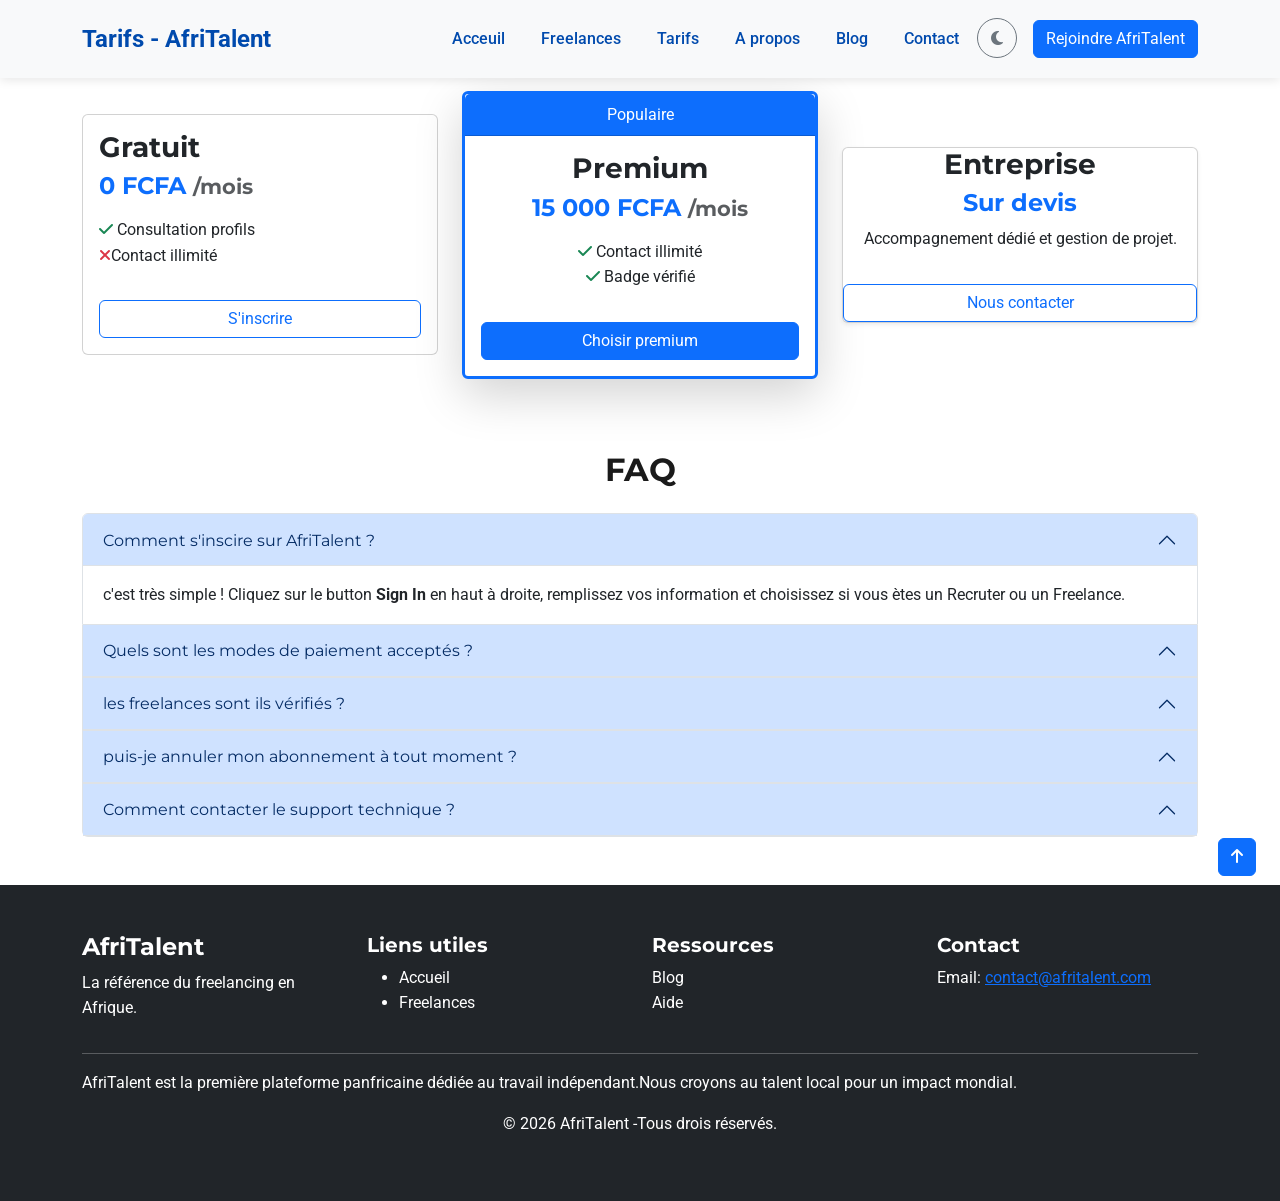
<file: tarifs.html>
<!DOCTYPE html>
<html lang="en">
<head>
    <meta charset="UTF-8">
    <meta name="viewport" content="width=device-width, initial-scale=1.0">
    <title>Tarifs - AfriTalent</title>
    <link href="https://cdn.jsdelivr.net/npm/bootstrap@5.3.0/dist/css/bootstrap.min.css" rel="stylesheet">
    <link rel="stylesheet" href="https://cdnjs.cloudflare.com/ajax/libs/font-awesome/6.5.1/css/all.min.css">
    <link href="https://fonts.googleapis.com/css2?family=Montserrat:wght@700&family=Roboto:wght@400;500&display=swap" rel="stylesheet">
    <link rel="stylesheet" href="css/style.css">
</head>
<body>
    <button id="backToTop" class="btn btn-primary position-fixed bottom-0 end-0 m-4 d-none">
        <i class="fas fa-arrow-up"></i>
    </button>
    <header>
        <nav class="navbar navbar-expand-lg navbar-light bg-light fixed-top">
            <div class="container">
                <a class="navbar-brand" href="tarifs.html">Tarifs - AfriTalent</a>
                <div class="collapse navbar-collapse" id="navbarNav">
                    <ul class="navbar-nav ms-auto">
                        <li class="nav-item"><a class="nav-link" href="index.html">Acceuil</a></li>
                        <li class="nav-item"><a class="nav-link" href="freelance.html">Freelances</a></li>
                        <li class="nav-item"><a class="nav-link" href="tarifs.html">Tarifs</a></li>
                        <li class="nav-item"><a class="nav-link" href="about.html">A propos</a></li>
                        <li class="nav-item"><a class="nav-link" href="#">Blog</a></li> <li class="nav-item"><a class="nav-link" href="contact.html">Contact</a></li>
                        <li class="nav-item" ms-lg-3>
                            <button id="theme-toggle" class="btn btn-outline-secondary rounded-circle p-2" title=""Changer de thème>
                                <i class="fas fa-moon" id="theme-icon"></i>
                            </button>
                        </li>
                    </ul>
                    <a href="#" class="btn btn-primary ms-3">Rejoindre AfriTalent</a>
                </div>
            </div>
        </nav>
    </header>

     <main>
        <section class="container py-5">
            <h1>Nos Tarifs</h1>
            <div class="row align-items-center">
                <div class="col-md-4 mb-4">
                    <div class="card h-100" shadow-sm>
                        <div class="card-body txtet-center">
                            <h3>Gratuit</h3>
                            <h4 class="text-primary">0 FCFA <small class="text-muted">/mois</small></h4>
                            <ul class="list-unstyled mt-3">
                                <li><i class="fas fa-check text-success"></i> Consultation profils</li>
                                <li><i class="fas fa-times text-danger "></i>Contact illimité</li>
                            </ul>
                            <a href="#" class="btn btn-outline-primary w-100 mt-3">S'inscrire</a>
                        </div>
                    </div>
                </div>
                <div class="col-md-4 mb-4">
                    <div class="card h-100 border-primary border-3 shadow-lg">
                        <div class="card-header bg-primary text-white text-center">Populaire</div>
                        <div class="card-body text-center">
                            <h3>Premium</h3>
                            <h4 class="text-primary">15 000 FCFA <small class="text-muted">/mois</small></h4>
                            <ul class="list-unstyled mt-3">
                                <li><i class="fas fa-check text-success"></i> Contact illimité</li>
                                <l><i class="fas fa-check text-success"></i>  Badge vérifié</li>
                            </ul>
                            <a href="#" class="btn btn-primary w-100 mt-3">Choisir premium</a>
                        </div>
                    </div>
                </div>
                <div class="col-md-4 mb-4">
                    <div class="card h-100 shadow-sm">
                        <div class="'card-body text-center">
                            <h3>Entreprise</h3>
                            <h4 class="text-primary">Sur devis</h4>
                            <p>Accompagnement dédié et gestion de projet.</p>
                            <a href="#" class="btn btn-outline-primary w-100 mt-3">Nous contacter</a>
                        </div>
                    </div>
                </div>
            </div>
        </section>

        <section class="container mb-5">
            <h2 class="text-center mb-4">FAQ</h2>
            <div class="accordion" id="faqAfritalent">

                <div class="accordion-item">
                    <h2 class="accordion-header">
                        <button class="accordion-button" type="button" data-bs-toggle="collapse" data-bs-target="#collapseOne">
                            Comment s'inscire sur AfriTalent ?
                        </button>
                    </h2>
                    <div id="collapseOne" class="accordion-collapse collapse show">
                        <div class="accordion-body"> 
                            c'est très simple ! Cliquez sur le button <strong>Sign In</strong> en haut à droite, remplissez vos information et choisissez si vous ètes un Recruter ou un Freelance.
                        </div>
                    </div>
                </div>

                <div class="accordion-item">
                    <h2 class="accordion-header">
                        <button class="accordion-button" type="button" data-bs-toggle="collapse" data-bs-target="#collapseTwo">
                            Quels sont les modes de paiement acceptés ?
                        </button>
                    </h2>
                    <div id="collapseTwo" class="accordion-collapse collapse" data-bs-parent="#faqAfritalent">
                        <div class="accordion-body"> 
                            Nous acceptons les paiements par carte bancaire (visa, Mastercard), ainsi que les solutions mobiles comme <strong>Wave</strong> et <strong>Orange Money</strong> pour faciliter les transactions sur le continent.
                        </div>
                    </div>
                </div>

                <div class="accordion-item">
                    <h2 class="accordion-header">
                        <button class="accordion-button" type="button" data-bs-toggle="collapse" data-bs-target="#collapseThree">
                            les freelances sont ils vérifiés ?
                        </button>
                    </h2>
                    <div id="collapseThree" class="accordion-collapse collapse" data-bs-parent="#faqAfritalent">
                        <div class="accordion-body"> 
                            Oui, les mebres du plan <strong>Premium</strong>, nous effectuons une vérification d'identité et de copétences pour garantir la fiabilité des profils aux recruteurs.
                        </div>
                    </div>
                </div>

                <div class="accordion-item">
                    <h2 class="accordion-header">
                        <button class="accordion-button" type="button" data-bs-toggle="collapse" data-bs-target="#collapseFour">
                            puis-je annuler mon abonnement à tout moment ?
                        </button>
                    </h2>
                    <div id="collapseFour" class="accordion-collapse collapse" data-bs-parent="#faqAfritalent">
                        <div class="accordion-body"> 
                            Absolument. Nos abonnements sont sans engagemment. vous pouvez repasser au plan Gratuit depuis vos paramètres à tout moment.
                        </div>
                    </div>
                </div>

                <div class="accordion-item">
                    <h2 class="accordion-header">
                        <button class="accordion-button" type="button" data-bs-toggle="collapse" data-bs-target="#collapseFive">
                            Comment contacter le support technique ?
                        </button>
                    </h2>
                    <div id="collapseFive" class="accordion-collapse collapse" data-bs-parent="#faqAfritalent">
                        <div class="accordion-body"> 
                            Vous pouvez nous écrire via la page <strong>Contact</strong> ou directement par email à <em>contact@afrialent.com</em>. Notre équipe vous répondra sous 24h.
                        </div>
                    </div>
                </div>

            </div>
        </section>
     </main>

        <footer class="bg-dark text-white py-5">
         <div class="container">
            <div class="row">
                <div class="col-md-3">
                    <h4>AfriTalent</h4>
                    <p>La référence du freelancing en Afrique.</p>
                </div>
                <div class="col-md-3">
                    <h5>Liens utiles</h5>
                    <ul claas="list-unstyled">
                        <li>Accueil</li>
                        <li>Freelances</li>
                    </ul>
                </div>
                <div class="col-md-3">
                    <h5>Ressources</h5>
                    <ul class="list-unstyled">
                        <li>Blog</li>
                        <li>Aide</li>
                    </ul>
                </div>
                <div class="col-md-3">
                    <h5>Contact</h5>
                    <p>Email: <a href="mailto:contact@afritalent.com">contact@afritalent.com</a></p>
                </div>
            </div>
            <hr>
            <p>AfriTalent est la première plateforme panfricaine dédiée au travail indépendant.Nous croyons au talent local pour un impact mondial.</p>
            <p class="text-center">&copy; 2026 AfriTalent -Tous drois réservés.</p>
         </div>
     </footer>


     
     
    <script src="https://cdn.jsdelivr.net/npm/bootstrap@5.3.0/dist/js/bootstrap.bundle.min.js"></script>

    
    <script src="js/main.js"></script>
     <button id="backToTop" class="btn btn-outline-primary position-fixed bottom-0 end-0 m-4 d-none" style="z-index: 1000; border-radius: 50%; width: 50px; height: 50px;">
        <i class="fas fa-arrow-up"></i>
    </button>


</body>
</html>
</file>
<file: css/style.css>
:root {
    /* couleurs */
    --primary-color: #004aad;
    --secondary-color: #ff9100;
    --dark-color: #1a1a1a;
    --light-color: #f8f9fa;

    /* typographie */
    --title-font: 'Montserrat', sans-serif;
    --body-font: 'Roboto', sans-serif;

    /* espacements */
    --section-padding: 80px 0;
    --card-shadow:0 4px 15px rgba(0,0,0,0.1);
    --border-radius: 12px;
}

@import url('https://fonts.googleapis.com/css2?family=Montserrat:wght@700&family=Roboto:wght@400;500&display=swap');

* {
    margin: 0;
    padding: 0;
    box-sizing: border-box;
}

body {
    font-family: var(--body-font);
    line-height: 1.6;
    color: var(--dark-color);
    background-color: #ffffff;
}

h1, h2, h3, h4, h5 {
    font-family: var(--title-font);
    font-weight: 700;
}

.navbar {
    background-color: white;
    box-shadow: 0 2px 10px rgba(0,0,0,0.1);
    padding: 15px 0;
}

.navbar-brand {
    font-weight: bold;
    color: var(--primary-color);
    font-size: 1.5rem;
}

.nav-link {
    color: var(--primary-color);
    font-weight: 500;
    margin: 0 10px;
    transition: color 0.3s;
}

.nav-link:hover {
    color: var(--primary-color)
}

.secion-hero {
    padding: 100px 0;
    background: linear-gradient(45deg, var(--white) 50%, var(--light-bg) 50%);
}

.hero-content {
    max-width: 600px;
    font-size: 1.1rem;
    line-height: 1.8;
}
 
.bento-grid {
    display: grid;
    grid-template-columns: repeat(3, 1fr);
    grid-auto-rows: 200px;
    gap: 20px;
    transition: transform 0.3s ease;
    flex-direction: column;
    justify-content: center;
}

.bento-item-large {
    grid-column: span 2;
    grid-row: span 2;
    background-color: var(--primary-color);
    color: white;
}

.bento-item-medium {
    background-color: var(--secondary-color);
    color: white;
}

.bento-item:hover {
    transform: scale(1.02);
    box-shadow: 0 10px 20px rgba(0,0,0,0.1);
}

.category-card {
    transition: all 0.4s cubic-bezier(0.175, 0.885, 0.32, 1.275);
    border: none;
    box-shadow: var(--card-shadow);
}

.category-card:hover {
    transform: scale(1.05) rotate(1deg);
    background-color: var(--light-bg);
    cursor: pointer;
}

.category-card i {
    transition: transform 0.3s;
}

.category-card:hover i {
    transform: translate(-5px);
}

.card-price {
    border-radius: 15px;
    border: 2px solid transparent;
}

.card-price.popular {
    border-color: var(--secondary-color);
    transform: scale(1.1);
    z-index: 10;
}

.carousel-item {
    padding: 40px;
    text-align: center;
    font-style: italic;
}

.carousel-control-prev-icon,
.carousel-control-next-icon {
    background-color: var(--primary-color);
    border-radius: 50px;
    padding: 15px;
}

/* Responsive Design */
@media (max-width: 992px) {
    .bento-grid {
        grid-template-columns: 1fr !important;
        grid-auto-rows: auto !important;
        gap: 15px;
    }

    .bento-item-large, .bento-item-medium {
        grid-column: span 1 !important;
        grid-row: span 1 !important ;

    }
}

h1 {
    font-size: 1.8rem !important;
}
.hero-section {
    text-align: center !important;
}

img, iframe {
    max-width: 100% !important;
    height: auto !important;
}

iframe {
    margin-top: -20px;
    margin-bottom: 0px;
    width: 100% !important;
    box-shadow: 0 4px 12px rgba(0,0,0,0.1);
    border-radius: 15px;
}

dark-mode {
    background-color: #121212; 
    color: #ffffff;
}

dark-mode .card, .dark-mode .navbar {
    background-color: #1e1e1e;
    color: #ffffff;
    border-color: #333;
}

#theme-toggle {
    width: 40px;
    height: 40px;
    display: flex;
    align-items: center;
    justify-content: center;
    transition: all 0.3s ease;
}

#theme-toggle:hover {
    background-color: var(--primary-color);
    color: white;
    border-color: var(--primary-color);
}

#backToTop {
    z-index: 1050;
}

.fade-in section {
    opacity:0;
    transform: translateY(30px);
    transition: opacity 0.8s ease-out, transform 0.8s ease-out;
    visibility: hidden;
}

.fade-in-section.is-visible {
    opacity: 1;
    transform: translateX(0) !important;
    visibility: visible;
}

.counter {
    font-weight: bold;
    font-size: 2.5rem;
    color: rgb(242, 184, 68);
}
</file>
